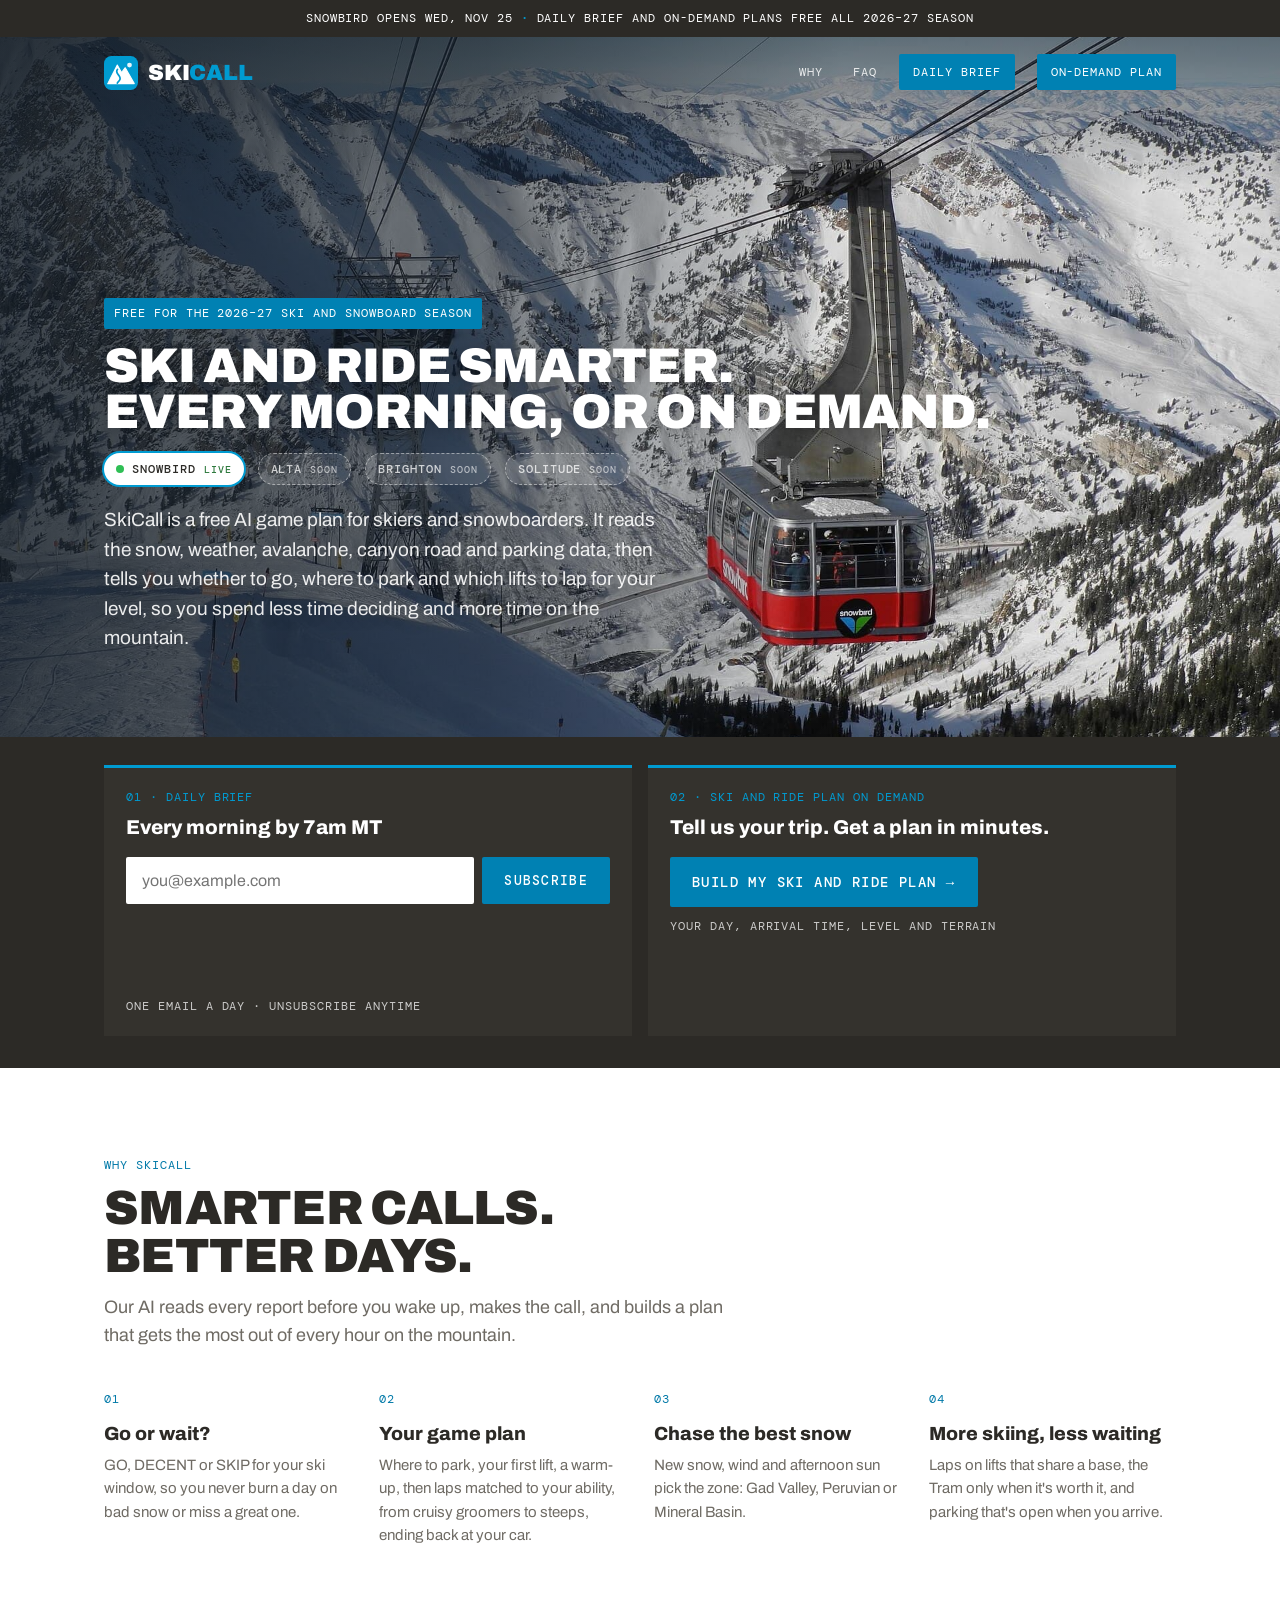
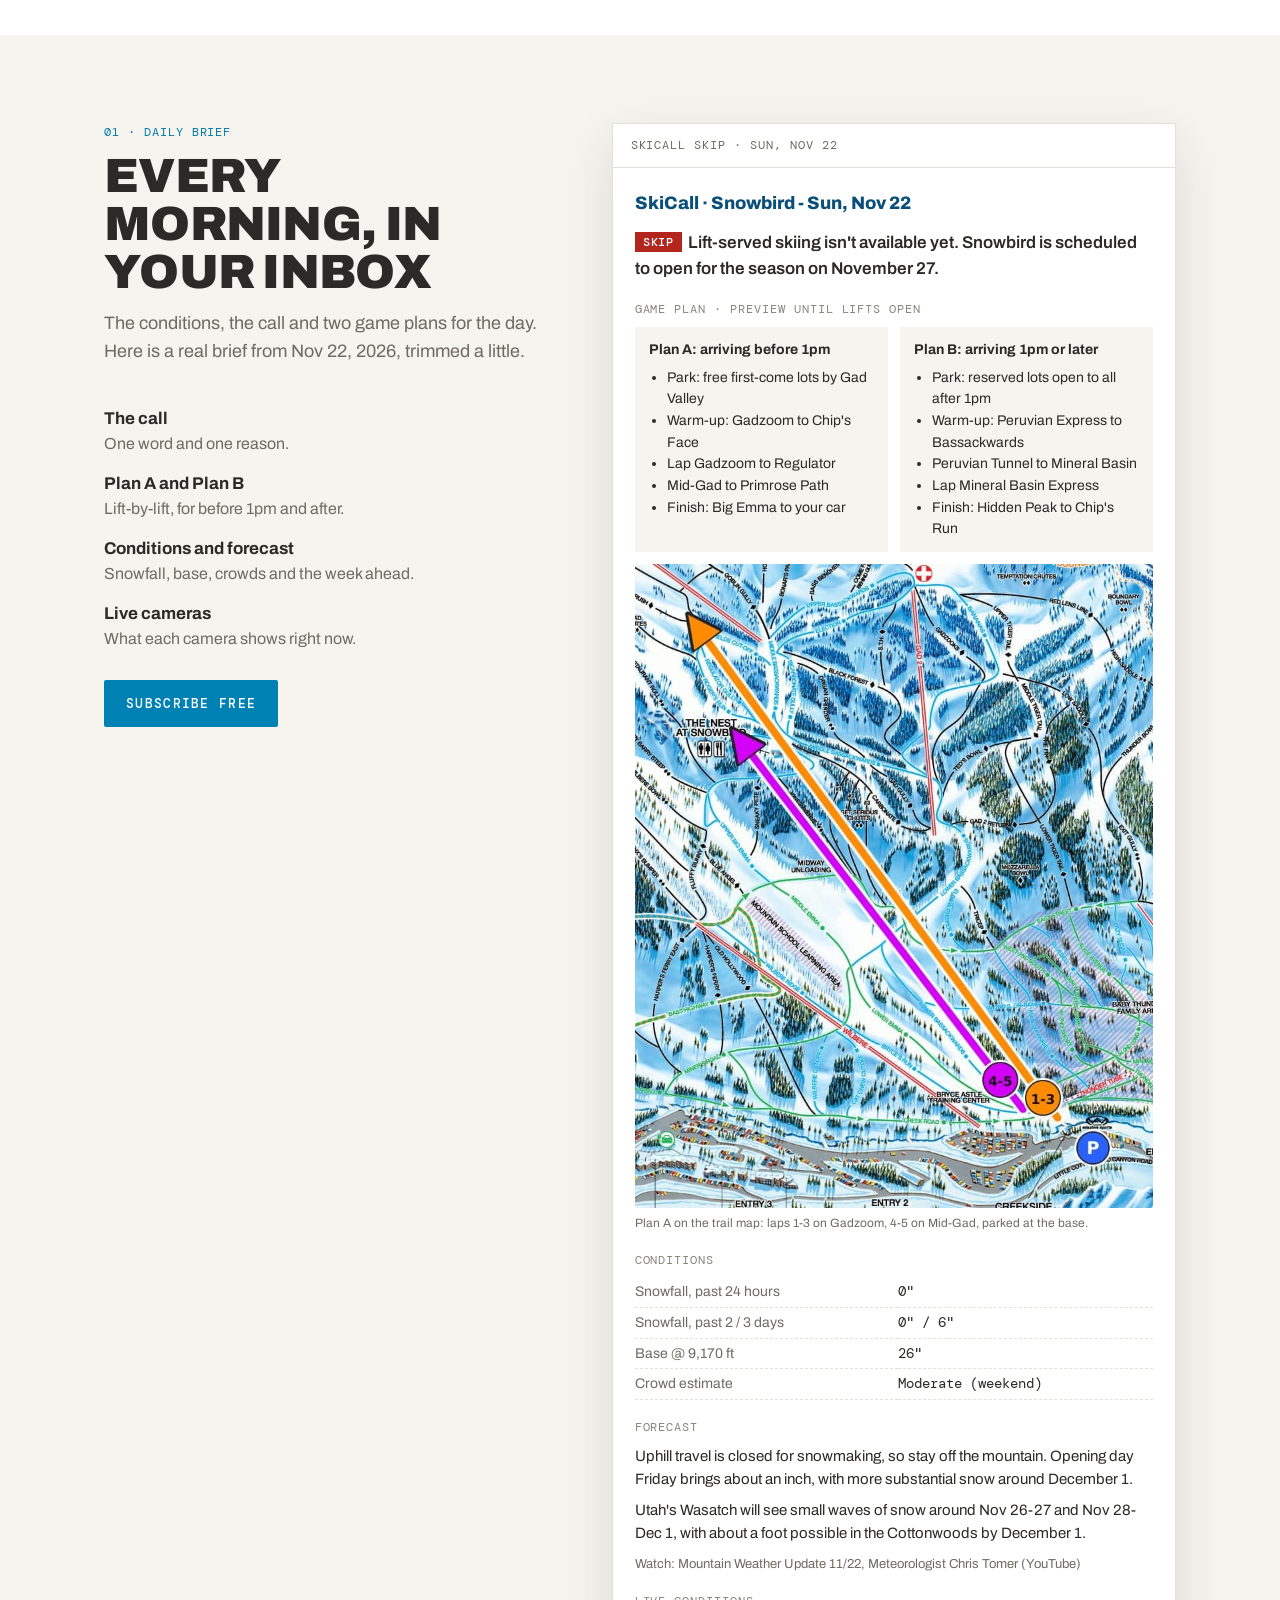
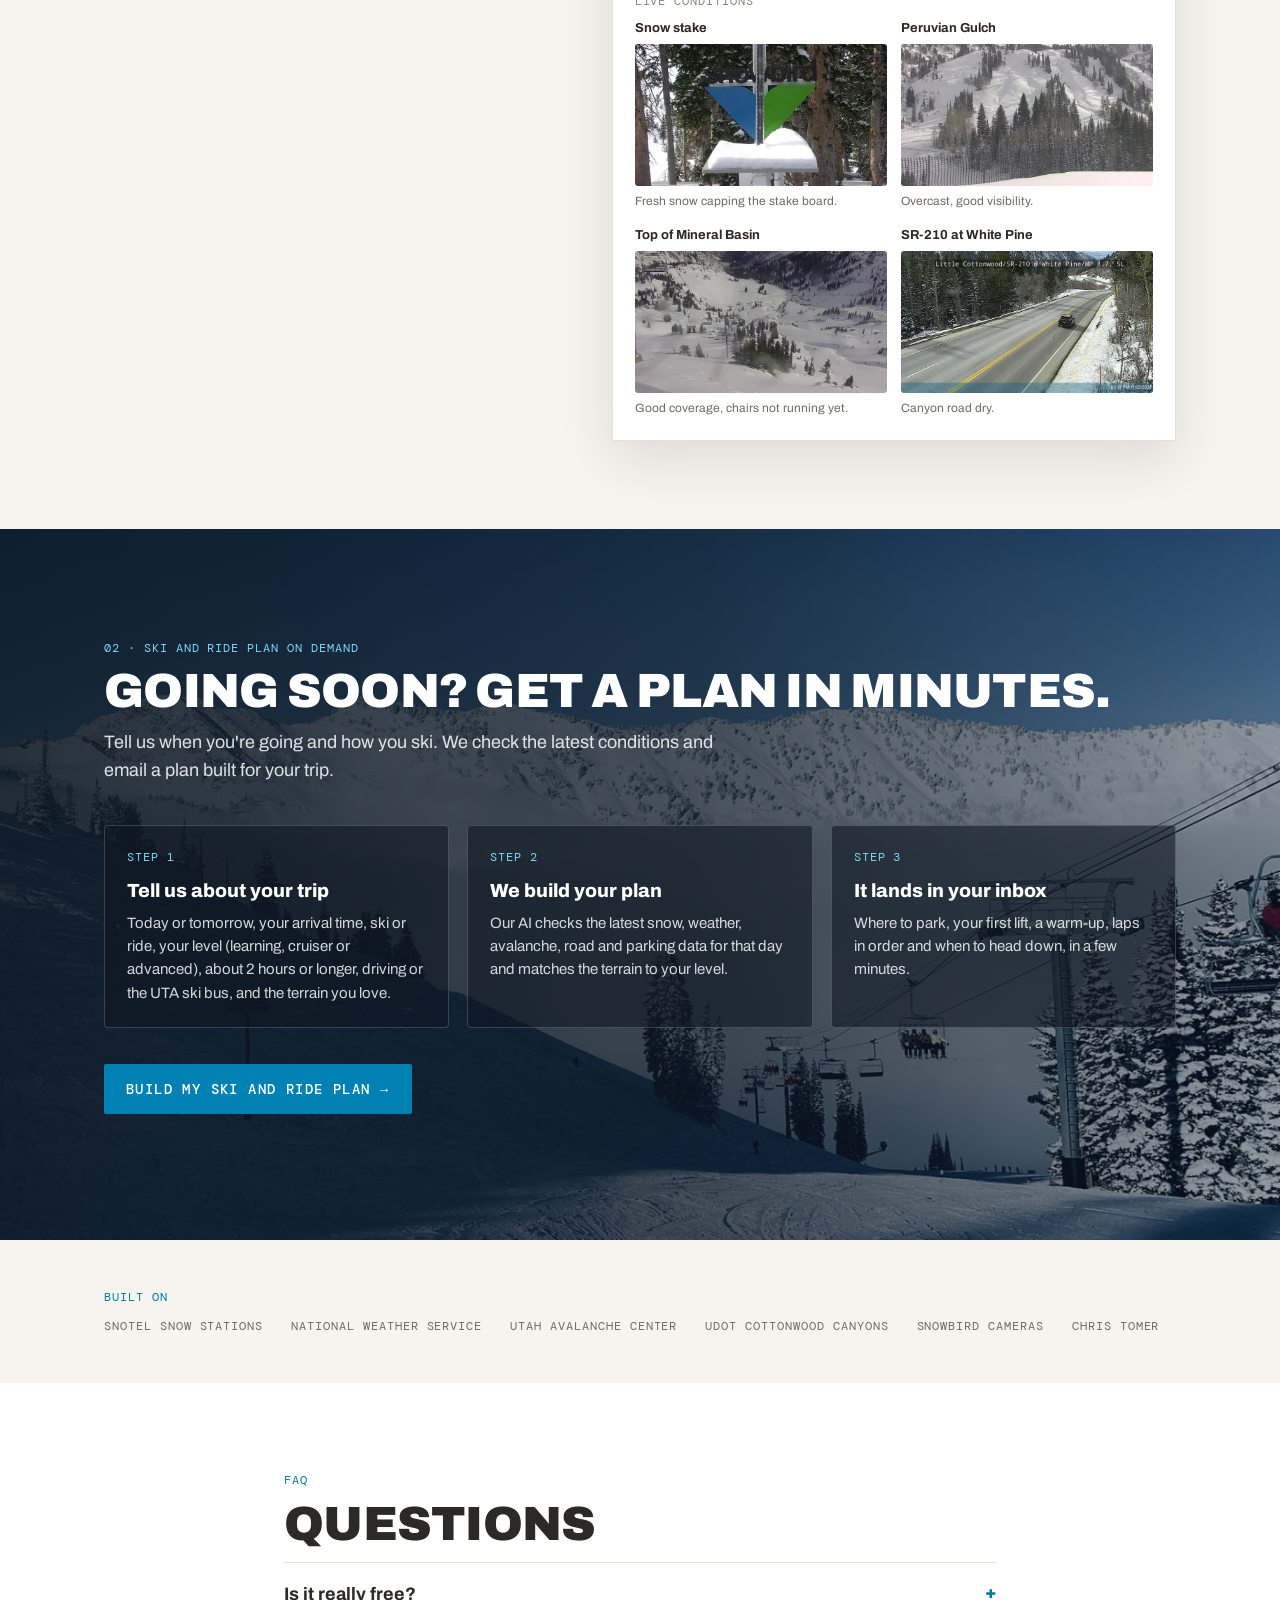
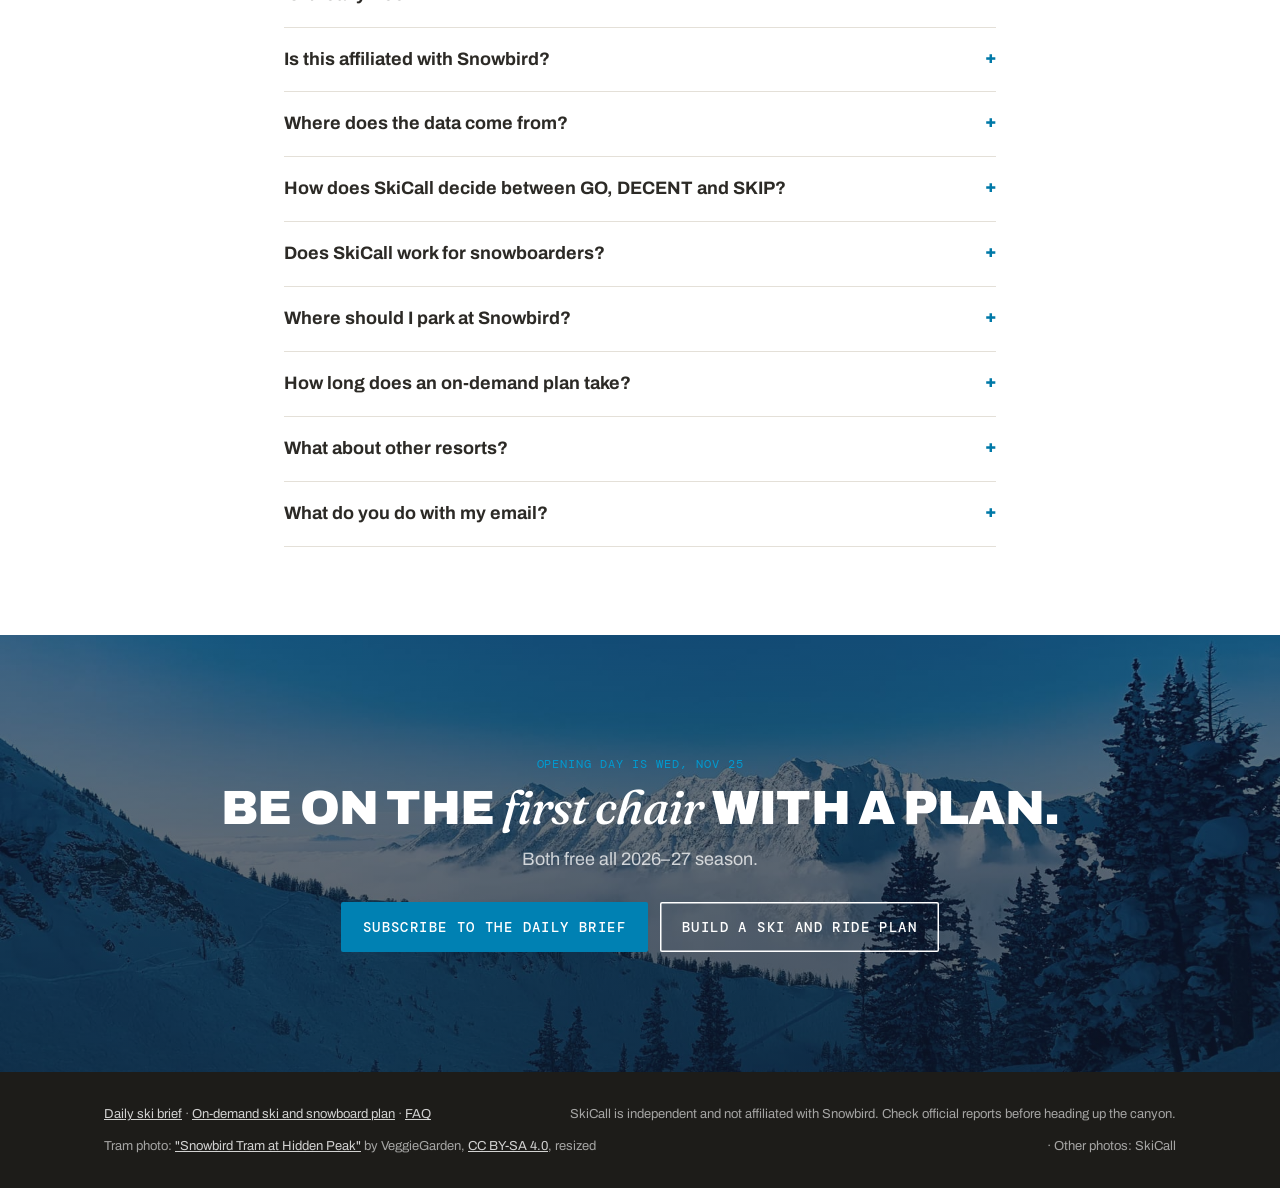
<file: index.html>
<!doctype html>
<html lang="en">
<head>
  <meta charset="utf-8" />
  <meta name="viewport" content="width=device-width, initial-scale=1" />
  <title>SkiCall: your AI ski and snowboard game plan</title>
  <meta name="description" content="Free AI game plan for skiers and snowboarders: a go-or-skip call, where to park and which lifts to lap, so you spend less time deciding and more time on snow." />
  <link rel="canonical" href="https://skicall.com/" />
  <meta name="robots" content="index,follow,max-image-preview:large" />
  <meta name="theme-color" content="#009bd1" />
  <link rel="manifest" href="site.webmanifest" />
  <meta property="og:type" content="website" />
  <meta property="og:site_name" content="SkiCall" />
  <meta property="og:title" content="SkiCall: your AI ski and snowboard game plan" />
  <meta property="og:description" content="Less time deciding, more time on snow. A free daily brief and on-demand ski and snowboard plans, built by AI from snow, weather, avalanche, road and parking data." />
  <meta property="og:url" content="https://skicall.com/" />
  <meta property="og:image" content="https://skicall.com/images/og-skicall.jpg" />
  <meta property="og:image:width" content="1200" />
  <meta property="og:image:height" content="630" />
  <meta property="og:image:alt" content="SkiCall: your AI ski and snowboard game plan, over the Snowbird Tram" />
  <meta name="twitter:card" content="summary_large_image" />
  <meta name="twitter:title" content="SkiCall: your AI ski and snowboard game plan" />
  <meta name="twitter:description" content="Less time deciding, more time on snow. A free daily brief and on-demand ski and snowboard plans, built by AI from snow, weather, avalanche, road and parking data." />
  <meta name="twitter:image" content="https://skicall.com/images/og-skicall.jpg" />
  <!-- Free Google Fonts, chosen as stand-ins for Glade's paid type:
       Archivo (grotesk, like Synthese), DM Mono (like Calling Code),
       Fraunces (soft serif, like New Spirit). -->
  <link rel="preconnect" href="https://fonts.googleapis.com" />
  <link rel="preconnect" href="https://fonts.gstatic.com" crossorigin />
  <link href="https://fonts.googleapis.com/css2?family=Archivo:wght@400;500;700;800;900&family=DM+Mono:wght@400;500&family=Fraunces:ital,opsz,wght@0,9..144,500;1,9..144,500&display=swap" rel="stylesheet" />
  <link rel="icon" href="favicon.svg" type="image/svg+xml" />
  <link rel="icon" href="favicon.ico" sizes="48x48" />
  <link rel="apple-touch-icon" href="apple-touch-icon.png" />
  <link rel="stylesheet" href="styles.css?v=15" />
  <script type="application/ld+json">
{
  "@context": "https://schema.org",
  "@graph": [
    {
      "@type": "Organization",
      "@id": "https://skicall.com/#org",
      "name": "SkiCall",
      "url": "https://skicall.com/",
      "logo": "https://skicall.com/icon-512.png",
      "description": "A free AI game plan for skiers and snowboarders: a daily brief and on-demand plans."
    },
    {
      "@type": "WebSite",
      "@id": "https://skicall.com/#site",
      "url": "https://skicall.com/",
      "name": "SkiCall",
      "description": "Free AI game plan for skiers and snowboarders: a go-or-skip call, where to park and which lifts to lap, so you spend less time deciding and more time on snow.",
      "inLanguage": "en-US",
      "publisher": {
        "@id": "https://skicall.com/#org"
      }
    },
    {
      "@type": "FAQPage",
      "@id": "https://skicall.com/#faq",
      "mainEntity": [
        {
          "@type": "Question",
          "name": "Is it really free?",
          "acceptedAnswer": {
            "@type": "Answer",
            "text": "Yes. SkiCall is free for the whole 2026–27 ski and snowboard season, including ski and ride plans on demand. It is a passion project by a Snowbird local."
          }
        },
        {
          "@type": "Question",
          "name": "Is this affiliated with Snowbird?",
          "acceptedAnswer": {
            "@type": "Answer",
            "text": "No. SkiCall is independent and isn't affiliated with or endorsed by Snowbird, UDOT or any forecaster it cites. Always check the official lift, road and avalanche reports before you go."
          }
        },
        {
          "@type": "Question",
          "name": "Where does the data come from?",
          "acceptedAnswer": {
            "@type": "Answer",
            "text": "The Snowbird SNOTEL snow station and nearby stations, the National Weather Service, the Utah Avalanche Center, UDOT, Snowbird's public pages and cameras, and Chris Tomer's mountain weather videos, credited and linked in every email."
          }
        },
        {
          "@type": "Question",
          "name": "How does SkiCall decide between GO, DECENT and SKIP?",
          "acceptedAnswer": {
            "@type": "Answer",
            "text": "It weighs new snow, base depth, temperature, wind, avalanche danger, canyon road status and expected crowds for your ski window. It is a guide, not a guarantee, so always check the official reports before you go."
          }
        },
        {
          "@type": "Question",
          "name": "Does SkiCall work for snowboarders?",
          "acceptedAnswer": {
            "@type": "Answer",
            "text": "Yes. The on-demand plan lets you choose ski or snowboard, along with your level, arrival time and the terrain you love."
          }
        },
        {
          "@type": "Question",
          "name": "Where should I park at Snowbird?",
          "acceptedAnswer": {
            "@type": "Answer",
            "text": "Every plan names a lot for your arrival time and a backup. Free lots are first come, and reserved and preferred lots open to everyone at 1pm if spots remain. Live lot availability isn't published, so we always name a backup."
          }
        },
        {
          "@type": "Question",
          "name": "How long does an on-demand plan take?",
          "acceptedAnswer": {
            "@type": "Answer",
            "text": "A few minutes after you submit the form. The plan arrives by email with where to park, your first lift, a warm-up and your laps in order."
          }
        },
        {
          "@type": "Question",
          "name": "What about other resorts?",
          "acceptedAnswer": {
            "@type": "Answer",
            "text": "Snowbird first. Alta, Brighton and Solitude are next if enough of you ask."
          }
        },
        {
          "@type": "Question",
          "name": "What do you do with my email?",
          "acceptedAnswer": {
            "@type": "Answer",
            "text": "We only use it to send your brief. No selling, no sharing, and every email has a one-click unsubscribe."
          }
        }
      ]
    }
  ]
}
  </script>
</head>
<body>
  <div class="announce mono">Snowbird opens Wed, Nov 25 <b>·</b> Daily brief and on-demand plans free all 2026–27 season</div>

  <div class="hero">
    <header>
      <div class="wrap">
        <a class="logo" href="#"><img class="logo-mark" src="logo-mark.svg" alt="" width="34" height="34" />Ski<span>Call</span></a>
        <nav class="mono">
          <a href="#why">Why</a>
          <a href="#faq">FAQ</a>
          <a class="nav-btn" href="#daily">Daily brief</a>
          <a class="nav-btn" href="plan.html">On-demand plan</a>
        </nav>
      </div>
    </header>

    <div class="hero-body wrap">
      <div class="hero-tags"><span class="pill mono">Free for the 2026–27 ski and snowboard season</span></div>
      <h1>Ski and ride smarter.<span class="line2">Every morning, or on demand.</span></h1>
      <div class="resorts" aria-label="Resorts">
        <span class="resort live"><span class="dot"></span>Snowbird <em>Live</em></span>
        <span class="resort soon">Alta <em>Soon</em></span>
        <span class="resort soon">Brighton <em>Soon</em></span>
        <span class="resort soon">Solitude <em>Soon</em></span>
      </div>
      <p class="lede">SkiCall is a free AI game plan for skiers and snowboarders. It reads the snow, weather, avalanche, canyon road and parking data, then tells you whether to go, where to park and which lifts to lap for your level, so you spend less time deciding and more time on the mountain.</p>
    </div>
  </div>

  <div class="offers-strip">
    <div class="wrap">
      <div class="hero-offers">
        <div class="hero-offer" id="subscribe">
          <div class="mono tag">01 · Daily brief</div>
          <h3>Every morning by 7am MT</h3>
          <form class="signup" id="signup">
            <input type="email" name="email" placeholder="you@example.com" required aria-label="Email address" />
            <button type="submit">Subscribe</button>
            <div data-turnstile="dark"></div>
          </form>
          <div class="thanks" id="thanks">Thanks! Signups open soon. This is a preview, so your email wasn't saved yet.</div>
          <p class="fine mono">One email a day · Unsubscribe anytime</p>
        </div>
        <div class="hero-offer">
          <div class="mono tag">02 · Ski and ride plan on demand</div>
          <h3>Tell us your trip. Get a plan in minutes.</h3>
          <a class="btn big" href="plan.html">Build my ski and ride plan →</a>
          <p class="fine mono">Your day, arrival time, level and terrain</p>
        </div>
      </div>
    </div>
  </div>

  <section id="why">
    <div class="wrap">
      <div class="eyebrow mono">Why SkiCall</div>
      <h2>Smarter calls.<br />Better days.</h2>
      <p class="sub">Our AI reads every report before you wake up, makes the call, and builds a plan that gets the most out of every hour on the mountain.</p>
      <div class="why">
        <div><div class="n mono">01</div><h4>Go or wait?</h4><p>GO, DECENT or SKIP for your ski window, so you never burn a day on bad snow or miss a great one.</p></div>
        <div><div class="n mono">02</div><h4>Your game plan</h4><p>Where to park, your first lift, a warm-up, then laps matched to your ability, from cruisy groomers to steeps, ending back at your car.</p></div>
        <div><div class="n mono">03</div><h4>Chase the best snow</h4><p>New snow, wind and afternoon sun pick the zone: Gad Valley, Peruvian or Mineral Basin.</p></div>
        <div><div class="n mono">04</div><h4>More skiing, less waiting</h4><p>Laps on lifts that share a base, the Tram only when it's worth it, and parking that's open when you arrive.</p></div>
      </div>
    </div>
  </section>

  <section id="daily" class="cream">
    <div class="wrap sample-grid">
      <div class="sample-copy">
        <div class="eyebrow mono">01 · Daily brief</div>
        <h2>Every morning, in your inbox</h2>
        <p class="sub">The conditions, the call and two game plans for the day. Here is a real brief from Nov 22, 2026, trimmed a little.</p>
        <ul>
          <li><b>The call</b><span>One word and one reason.</span></li>
          <li><b>Plan A and Plan B</b><span>Lift-by-lift, for before 1pm and after.</span></li>
          <li><b>Conditions and forecast</b><span>Snowfall, base, crowds and the week ahead.</span></li>
          <li><b>Live cameras</b><span>What each camera shows right now.</span></li>
        </ul>
        <a class="btn" href="#subscribe">Subscribe free</a>
      </div>

      <div class="email">
        <div class="bar mono">SkiCall SKIP · Sun, Nov 22</div>
        <div class="body">
          <h3>SkiCall · Snowbird - Sun, Nov 22</h3>
          <p class="call"><span class="badge skip">SKIP</span>Lift-served skiing isn't available yet. Snowbird is scheduled to open for the season on November 27.</p>

          <div class="label mono">Game plan · preview until lifts open</div>
          <div class="plans">
            <div class="plan">
              <b>Plan A: arriving before 1pm</b>
              <ul>
                <li>Park: free first-come lots by Gad Valley</li>
                <li>Warm-up: Gadzoom to Chip's Face</li>
                <li>Lap Gadzoom to Regulator</li>
                <li>Mid-Gad to Primrose Path</li>
                <li>Finish: Big Emma to your car</li>
              </ul>
            </div>
            <div class="plan">
              <b>Plan B: arriving 1pm or later</b>
              <ul>
                <li>Park: reserved lots open to all after 1pm</li>
                <li>Warm-up: Peruvian Express to Bassackwards</li>
                <li>Peruvian Tunnel to Mineral Basin</li>
                <li>Lap Mineral Basin Express</li>
                <li>Finish: Hidden Peak to Chip's Run</li>
              </ul>
            </div>
          </div>
          <figure class="shot">
            <img src="images/sample/snowbird-route-before.jpg" alt="Plan A drawn on the Snowbird trail map: laps 1-3 on Gadzoom, 4-5 on Mid-Gad, parking at the base" loading="lazy" />
            <figcaption>Plan A on the trail map: laps 1-3 on Gadzoom, 4-5 on Mid-Gad, parked at the base.</figcaption>
          </figure>

          <div class="label mono">Conditions</div>
          <table class="metrics">
            <tr><td>Snowfall, past 24 hours</td><td>0"</td></tr>
            <tr><td>Snowfall, past 2 / 3 days</td><td>0" / 6"</td></tr>
            <tr><td>Base @ 9,170 ft</td><td>26"</td></tr>
            <tr><td>Crowd estimate</td><td>Moderate (weekend)</td></tr>
          </table>

          <div class="label mono">Forecast</div>
          <div class="forecast">
            <p>Uphill travel is closed for snowmaking, so stay off the mountain. Opening day Friday brings about an inch, with more substantial snow around December 1.</p>
            <p>Utah's Wasatch will see small waves of snow around Nov 26-27 and Nov 28-Dec 1, with about a foot possible in the Cottonwoods by December 1.</p>
            <p class="watch">Watch: Mountain Weather Update 11/22, Meteorologist Chris Tomer (YouTube)</p>
          </div>

          <div class="label mono">Live conditions</div>
          <div class="cams">
            <figure class="shot"><figcaption><b>Snow stake</b></figcaption><img src="images/sample/snow-stake.jpg" alt="Snowbird snow stake camera" loading="lazy" /><figcaption>Fresh snow capping the stake board.</figcaption></figure>
            <figure class="shot"><figcaption><b>Peruvian Gulch</b></figcaption><img src="images/sample/peruvian-gulch.jpg" alt="Peruvian Gulch camera" loading="lazy" /><figcaption>Overcast, good visibility.</figcaption></figure>
            <figure class="shot"><figcaption><b>Top of Mineral Basin</b></figcaption><img src="images/sample/top-of-mineral-basin.jpg" alt="Top of Mineral Basin camera" loading="lazy" /><figcaption>Good coverage, chairs not running yet.</figcaption></figure>
            <figure class="shot"><figcaption><b>SR-210 at White Pine</b></figcaption><img src="images/sample/udot-sr-210-white-pine-mp-8-7.jpg" alt="UDOT camera on SR-210 at White Pine" loading="lazy" /><figcaption>Canyon road dry.</figcaption></figure>
          </div>
        </div>
      </div>
    </div>
  </section>

  <section id="ondemand">
    <div class="wrap ondemand-grid">
      <div>
      <div class="eyebrow mono">02 · Ski and ride plan on demand</div>
      <h2>Going soon? Get a plan in minutes.</h2>
      <p class="sub">Tell us when you're going and how you ski. We check the latest conditions and email a plan built for your trip.</p>
      <div class="why steps-list">
        <div><div class="n mono">Step 1</div><h4>Tell us about your trip</h4><p>Today or tomorrow, your arrival time, ski or ride, your level (learning, cruiser or advanced), about 2 hours or longer, driving or the UTA ski bus, and the terrain you love.</p></div>
        <div><div class="n mono">Step 2</div><h4>We build your plan</h4><p>Our AI checks the latest snow, weather, avalanche, road and parking data for that day and matches the terrain to your level.</p></div>
        <div><div class="n mono">Step 3</div><h4>It lands in your inbox</h4><p>Where to park, your first lift, a warm-up, laps in order and when to head down, in a few minutes.</p></div>
      </div>
      <p style="margin-top:36px;"><a class="btn big" href="plan.html">Build my ski and ride plan →</a></p>
      </div>
    </div>
  </section>

  <section class="cream" style="padding:48px 0;">
    <div class="wrap">
      <div class="eyebrow mono">Built on</div>
      <div class="sources mono">
        <span>SNOTEL snow stations</span><span>National Weather Service</span><span>Utah Avalanche Center</span><span>UDOT Cottonwood Canyons</span><span>Snowbird cameras</span><span>Chris Tomer</span>
      </div>
    </div>
  </section>

  <section id="faq">
    <div class="wrap faq">
      <div class="eyebrow mono">FAQ</div>
      <h2>Questions</h2>
      <details><summary>Is it really free?</summary><p>Yes. SkiCall is free for the whole 2026–27 ski and snowboard season, including ski and ride plans on demand. It is a passion project by a Snowbird local.</p></details>
      <details><summary>Is this affiliated with Snowbird?</summary><p>No. SkiCall is independent and isn't affiliated with or endorsed by Snowbird, UDOT or any forecaster it cites. Always check the official lift, road and avalanche reports before you go.</p></details>
      <details><summary>Where does the data come from?</summary><p>The Snowbird SNOTEL snow station and nearby stations, the National Weather Service, the Utah Avalanche Center, UDOT, Snowbird's public pages and cameras, and Chris Tomer's mountain weather videos, credited and linked in every email.</p></details>
      <details><summary>How does SkiCall decide between GO, DECENT and SKIP?</summary><p>It weighs new snow, base depth, temperature, wind, avalanche danger, canyon road status and expected crowds for your ski window. It is a guide, not a guarantee, so always check the official reports before you go.</p></details>
      <details><summary>Does SkiCall work for snowboarders?</summary><p>Yes. The on-demand plan lets you choose ski or snowboard, along with your level, arrival time and the terrain you love.</p></details>
      <details><summary>Where should I park at Snowbird?</summary><p>Every plan names a lot for your arrival time and a backup. Free lots are first come, and reserved and preferred lots open to everyone at 1pm if spots remain. Live lot availability isn't published, so we always name a backup.</p></details>
      <details><summary>How long does an on-demand plan take?</summary><p>A few minutes after you submit the form. The plan arrives by email with where to park, your first lift, a warm-up and your laps in order.</p></details>
      <details><summary>What about other resorts?</summary><p>Snowbird first. Alta, Brighton and Solitude are next if enough of you ask.</p></details>
      <details><summary>What do you do with my email?</summary><p>We only use it to send your brief. No selling, no sharing, and every email has a one-click unsubscribe.</p></details>
    </div>
  </section>

  <section class="closer">
    <div class="wrap">
      <div class="eyebrow mono">Opening day is Wed, Nov 25</div>
      <h2>Be on the <em>first chair</em> with a plan.</h2>
      <p class="sub" style="margin:0 auto 28px;color:rgba(255,255,255,.75);">Both free all 2026–27 season.</p>
      <div class="closer-ctas">
        <a class="btn big" href="#subscribe">Subscribe to the daily brief</a>
        <a class="btn big ghost" href="plan.html">Build a ski and ride plan</a>
      </div>
    </div>
  </section>

  <footer>
    <div class="wrap">
      <span><a href="#daily">Daily ski brief</a> · <a href="plan.html">On-demand ski and snowboard plan</a> · <a href="#faq">FAQ</a></span>
      <span>SkiCall is independent and not affiliated with Snowbird. Check official reports before heading up the canyon.</span>
      <span>Tram photo: <a href="https://commons.wikimedia.org/wiki/File:Snowbird_Tram_at_Hidden_Peak.jpg">"Snowbird Tram at Hidden Peak"</a> by VeggieGarden, <a href="https://creativecommons.org/licenses/by-sa/4.0/">CC BY-SA 4.0</a>, resized</span> · Other photos: SkiCall
    </div>
  </footer>

  <script src="config.js?v=4"></script>
  <script src="app.js?v=4"></script>
</body>
</html>
</file>
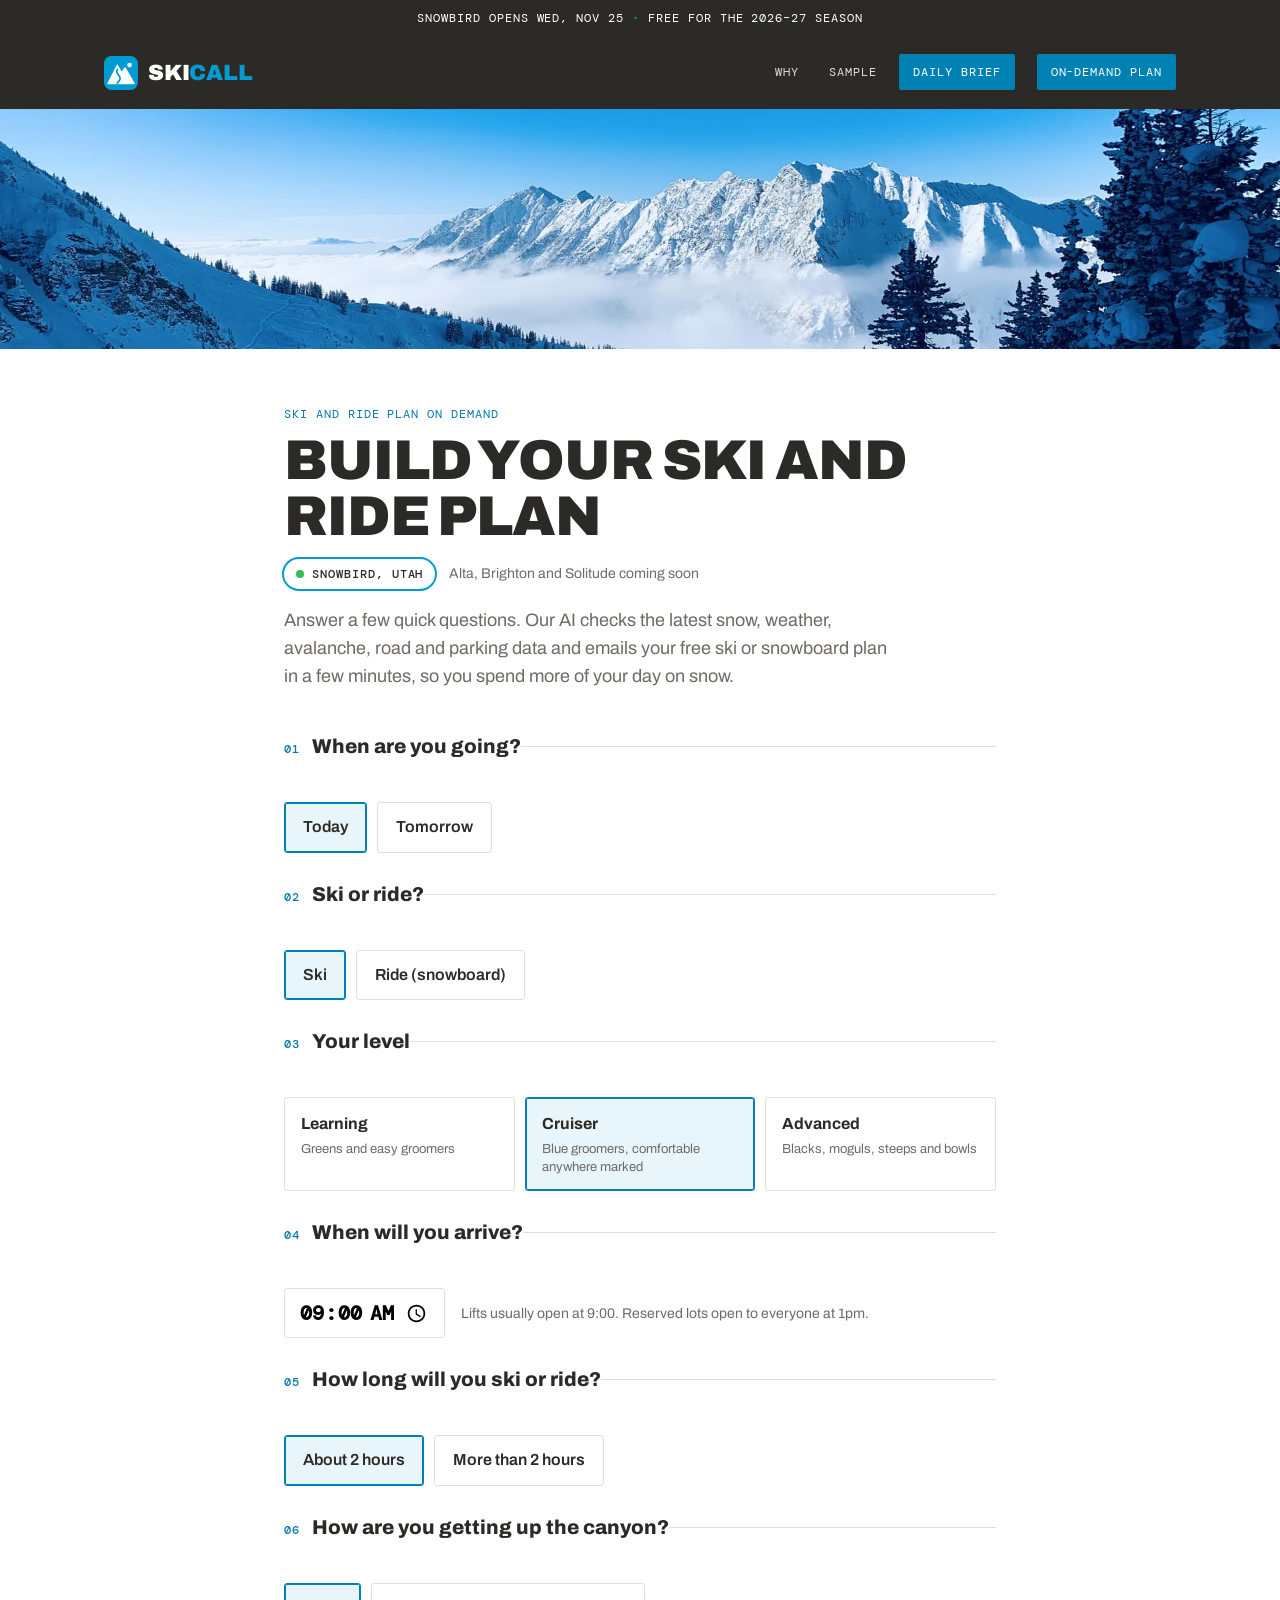
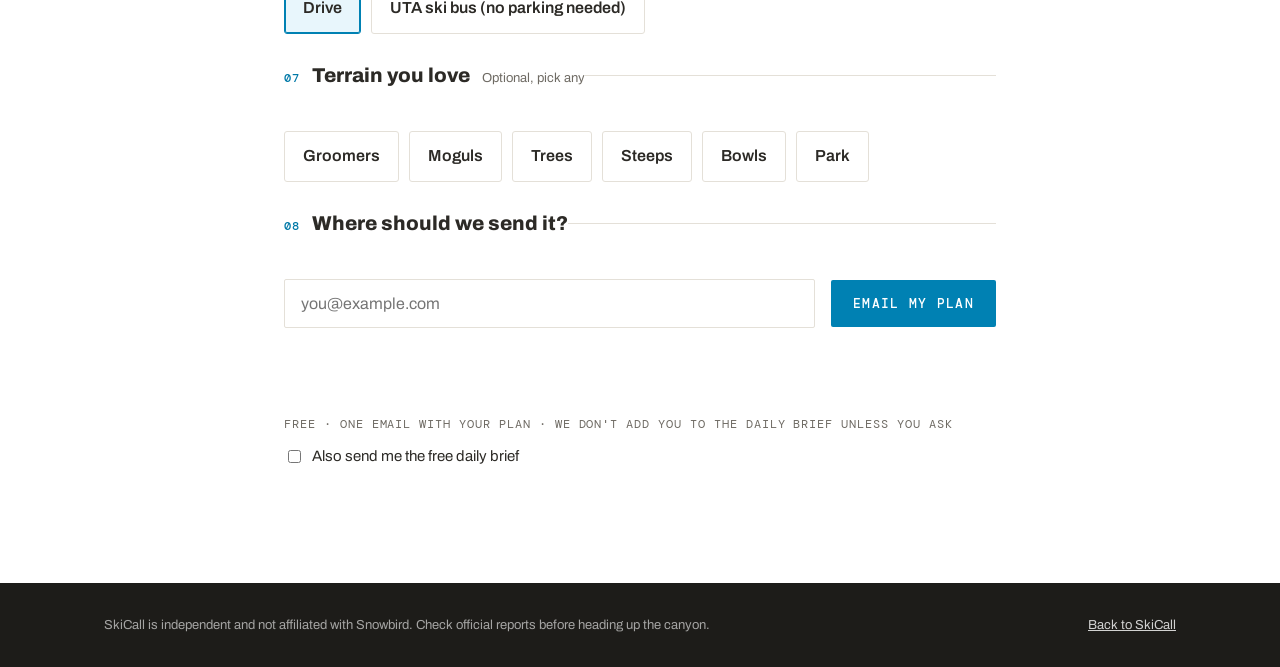
<file: plan.html>
<!doctype html>
<html lang="en">
<head>
  <meta charset="utf-8" />
  <meta name="viewport" content="width=device-width, initial-scale=1" />
  <title>Build your ski and snowboard plan | SkiCall</title>
  <meta name="description" content="Tell us when you arrive and how you ski. Get a free AI ski or snowboard plan by email in minutes: where to park, which lifts to lap." />
  <link rel="canonical" href="https://skicall.com/plan.html" />
  <meta name="robots" content="index,follow,max-image-preview:large" />
  <meta name="theme-color" content="#009bd1" />
  <link rel="manifest" href="site.webmanifest" />
  <meta property="og:type" content="website" />
  <meta property="og:site_name" content="SkiCall" />
  <meta property="og:title" content="Build your ski and snowboard plan" />
  <meta property="og:description" content="Answer a few quick questions and get a free AI ski or snowboard plan by email in minutes, so you spend more of your day on snow." />
  <meta property="og:url" content="https://skicall.com/plan.html" />
  <meta property="og:image" content="https://skicall.com/images/og-skicall.jpg" />
  <meta property="og:image:width" content="1200" />
  <meta property="og:image:height" content="630" />
  <meta property="og:image:alt" content="SkiCall: your AI ski and snowboard game plan, over the Snowbird Tram" />
  <meta name="twitter:card" content="summary_large_image" />
  <meta name="twitter:title" content="Build your ski and snowboard plan" />
  <meta name="twitter:description" content="Answer a few quick questions and get a free AI ski or snowboard plan by email in minutes, so you spend more of your day on snow." />
  <meta name="twitter:image" content="https://skicall.com/images/og-skicall.jpg" />
  <link rel="preconnect" href="https://fonts.googleapis.com" />
  <link rel="preconnect" href="https://fonts.gstatic.com" crossorigin />
  <link href="https://fonts.googleapis.com/css2?family=Archivo:wght@400;500;700;800;900&family=DM+Mono:wght@400;500&family=Fraunces:ital,opsz,wght@0,9..144,500;1,9..144,500&display=swap" rel="stylesheet" />
  <link rel="icon" href="favicon.svg" type="image/svg+xml" />
  <link rel="icon" href="favicon.ico" sizes="48x48" />
  <link rel="apple-touch-icon" href="apple-touch-icon.png" />
  <link rel="stylesheet" href="styles.css?v=15" />
  <script type="application/ld+json">
{
  "@context": "https://schema.org",
  "@type": "WebApplication",
  "name": "SkiCall on-demand ski and snowboard plan",
  "url": "https://skicall.com/plan.html",
  "description": "Tell us when you arrive and how you ski. Get a free AI ski or snowboard plan by email in minutes: where to park, which lifts to lap.",
  "applicationCategory": "LifestyleApplication",
  "operatingSystem": "Any (web browser)",
  "inLanguage": "en-US",
  "isAccessibleForFree": true,
  "offers": {
    "@type": "Offer",
    "price": "0",
    "priceCurrency": "USD"
  },
  "publisher": {
    "@id": "https://skicall.com/#org"
  }
}
  </script>
</head>
<body class="plan-page">
  <div class="announce mono">Snowbird opens Wed, Nov 25 <b>·</b> Free for the 2026–27 season</div>

  <header class="solid">
    <div class="wrap">
      <a class="logo" href="index.html"><img class="logo-mark" src="logo-mark.svg" alt="" width="34" height="34" />Ski<span>Call</span></a>
      <nav class="mono">
        <a href="index.html#why">Why</a>
        <a href="index.html#sample">Sample</a>
        <a class="nav-btn" href="index.html#daily">Daily brief</a>
        <a class="nav-btn" href="plan.html">On-demand plan</a>
      </nav>
    </div>
  </header>
  <div class="plan-banner" role="img" aria-label="Snowy peaks above a cloud inversion at Snowbird"></div>

  <main class="wrap plan-wrap">
    <div class="eyebrow mono">Ski and ride plan on demand</div>
    <h1 class="plan-title">Build your ski and ride plan</h1>
    <div class="resort-line"><span class="resort live on-light"><span class="dot"></span>Snowbird, Utah</span><span class="soon-note">Alta, Brighton and Solitude coming soon</span></div>
    <p class="sub">Answer a few quick questions. Our AI checks the latest snow, weather, avalanche, road and parking data and emails your free ski or snowboard plan in a few minutes, so you spend more of your day on snow.</p>

    <form id="plan" class="plan-form" novalidate>
      <fieldset>
        <legend><span class="q mono">01</span>When are you going?</legend>
        <div class="choices">
          <label><input type="radio" name="day" value="today" checked /><span>Today</span></label>
          <label><input type="radio" name="day" value="tomorrow" /><span>Tomorrow</span></label>
        </div>
      </fieldset>

      <fieldset>
        <legend><span class="q mono">02</span>Ski or ride?</legend>
        <div class="choices">
          <label><input type="radio" name="ride" value="ski" checked /><span>Ski</span></label>
          <label><input type="radio" name="ride" value="snowboard" /><span>Ride (snowboard)</span></label>
        </div>
      </fieldset>

      <fieldset>
        <legend><span class="q mono">03</span>Your level</legend>
        <div class="choices cards">
          <label><input type="radio" name="level" value="learning" /><span><b>Learning</b><small>Greens and easy groomers</small></span></label>
          <label><input type="radio" name="level" value="cruiser" checked /><span><b>Cruiser</b><small>Blue groomers, comfortable anywhere marked</small></span></label>
          <label><input type="radio" name="level" value="advanced" /><span><b>Advanced</b><small>Blacks, moguls, steeps and bowls</small></span></label>
        </div>
      </fieldset>

      <fieldset>
        <legend><span class="q mono">04</span>When will you arrive?</legend>
        <div class="row">
          <input type="time" name="arrive" value="09:00" step="900" required aria-label="Arrival time" />
          <span class="hint">Lifts usually open at 9:00. Reserved lots open to everyone at 1pm.</span>
        </div>
      </fieldset>

      <fieldset>
        <legend><span class="q mono">05</span>How long will you ski or ride?</legend>
        <div class="choices">
          <label><input type="radio" name="hours" value="2" checked /><span>About 2 hours</span></label>
          <label><input type="radio" name="hours" value="more" /><span>More than 2 hours</span></label>
        </div>
      </fieldset>

      <fieldset>
        <legend><span class="q mono">06</span>How are you getting up the canyon?</legend>
        <div class="choices">
          <label><input type="radio" name="transport" value="drive" checked /><span>Drive</span></label>
          <label><input type="radio" name="transport" value="bus" /><span>UTA ski bus (no parking needed)</span></label>
        </div>
      </fieldset>

      <fieldset>
        <legend><span class="q mono">07</span>Terrain you love <span class="optional">Optional, pick any</span></legend>
        <div class="choices">
          <label><input type="checkbox" name="terrain" value="groomers" /><span>Groomers</span></label>
          <label><input type="checkbox" name="terrain" value="moguls" /><span>Moguls</span></label>
          <label><input type="checkbox" name="terrain" value="trees" /><span>Trees</span></label>
          <label><input type="checkbox" name="terrain" value="steeps" /><span>Steeps</span></label>
          <label><input type="checkbox" name="terrain" value="bowls" /><span>Bowls</span></label>
          <label><input type="checkbox" name="terrain" value="park" /><span>Park</span></label>
        </div>
      </fieldset>

      <fieldset class="send">
        <legend><span class="q mono">08</span>Where should we send it?</legend>
        <div class="row">
          <input type="email" name="email" placeholder="you@example.com" required aria-label="Email address" />
          <button type="submit">Email my plan</button>
        </div>
        <div data-turnstile="light"></div>
        <p class="fine mono dark">Free · One email with your plan · We don't add you to the daily brief unless you ask</p>
        <label class="optin"><input type="checkbox" name="subscribe" /> Also send me the free daily brief</label>
      </fieldset>
    </form>

    <div id="done" class="done" hidden>
      <div class="eyebrow mono">Preview</div>
      <h2>Your plan is on its way</h2>
      <p>In the live version, your plan arrives by email in a few minutes. This is a preview, so nothing was sent and nothing was saved. Here's what we'd plan for:</p>
      <ul id="summary"></ul>
      <a class="btn" href="plan.html">Build another plan</a>
    </div>
  </main>

  <footer>
    <div class="wrap">
      <span>SkiCall is independent and not affiliated with Snowbird. Check official reports before heading up the canyon.</span>
      <a href="index.html">Back to SkiCall</a>
    </div>
  </footer>

  <script src="config.js?v=4"></script>
  <script src="app.js?v=4"></script>
</body>
</html>
</file>
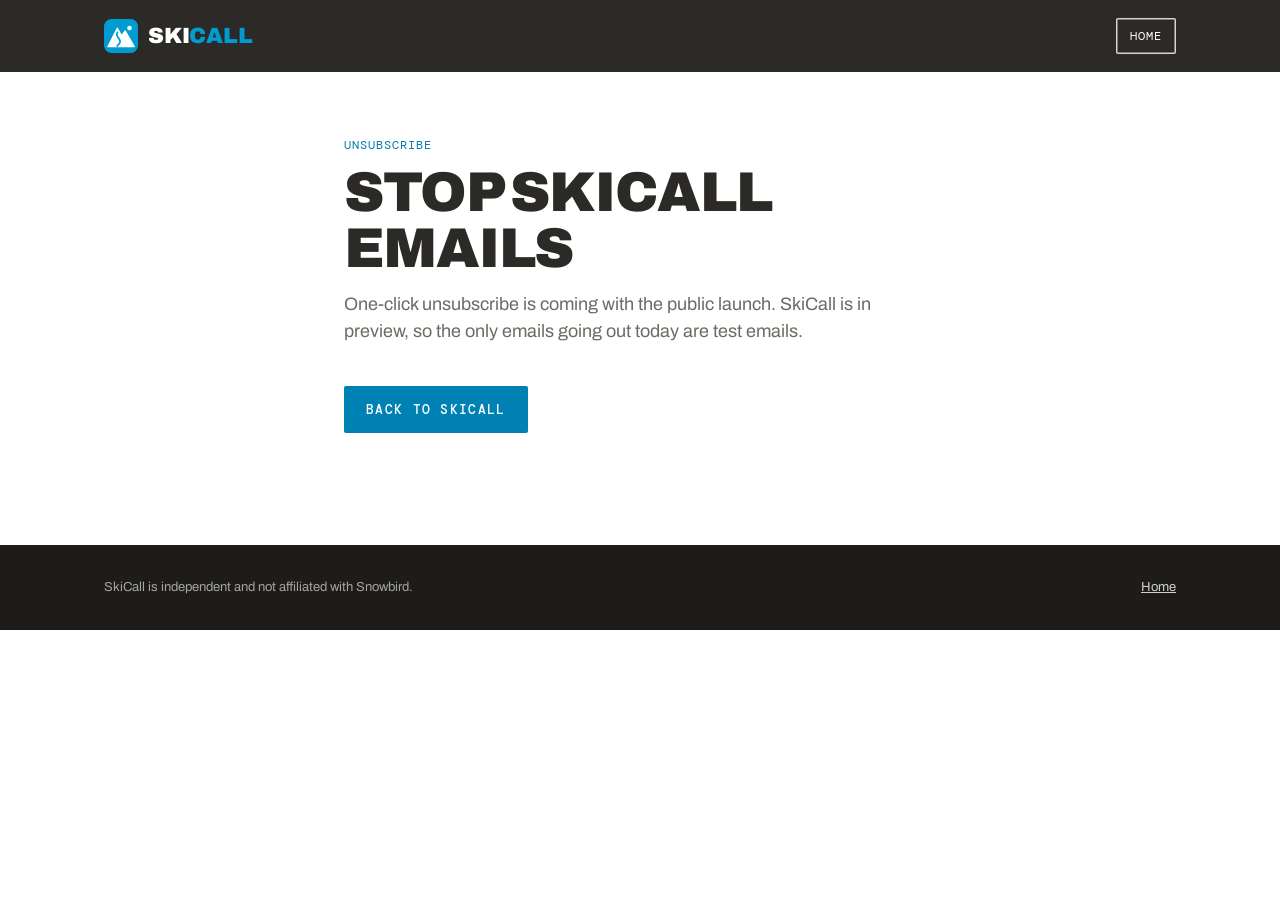
<file: unsubscribe.html>
<!doctype html>
<html lang="en">
<head>
  <meta charset="utf-8" />
  <meta name="viewport" content="width=device-width, initial-scale=1" />
  <meta name="robots" content="noindex" />
  <title>Unsubscribe | SkiCall</title>
  <link rel="preconnect" href="https://fonts.googleapis.com" />
  <link rel="preconnect" href="https://fonts.gstatic.com" crossorigin />
  <link href="https://fonts.googleapis.com/css2?family=Archivo:wght@400;500;700;800;900&family=DM+Mono:wght@400;500&display=swap" rel="stylesheet" />
  <link rel="icon" href="favicon.svg" type="image/svg+xml" />
  <link rel="icon" href="favicon.ico" sizes="48x48" />
  <link rel="apple-touch-icon" href="apple-touch-icon.png" />
  <link rel="stylesheet" href="styles.css?v=15" />
</head>
<body>
  <header class="solid">
    <div class="wrap">
      <a class="logo" href="index.html"><img class="logo-mark" src="logo-mark.svg" alt="" width="34" height="34" />Ski<span>Call</span></a>
      <nav class="mono"><a class="nav-btn ghost" href="index.html">Home</a></nav>
    </div>
  </header>

  <main class="wrap simple-page">
    <div class="eyebrow mono">Unsubscribe</div>
    <h1 class="plan-title">Stop SkiCall emails</h1>
    <!-- Preview: once signups are stored, each email links here with a
         personal token and this page confirms the unsubscribe in one click. -->
    <p class="sub" id="msg">One-click unsubscribe is coming with the public launch. SkiCall is in preview, so the only emails going out today are test emails.</p>
    <p><a class="btn" href="index.html">Back to SkiCall</a></p>
  </main>

  <footer>
    <div class="wrap">
      <span>SkiCall is independent and not affiliated with Snowbird.</span>
      <a href="index.html">Home</a>
    </div>
  </footer>
</body>
</html>
</file>
<file: styles.css>
:root {
  --ink: #2c2a26; --ink-2: #41403e; --muted: #6f6b64; --line: #e4e0d8;
  --paper: #ffffff; --cream: #f6f4ef; --accent: #009bd1; --accent-ink: #0079a8; --accent-btn: #0081b3; --accent-dark: #006690;
  --go: #2f7a3e; --decent: #b07a12; --skip: #b3261e;
  --sans: "Archivo", -apple-system, "Segoe UI", sans-serif;
  --mono: "DM Mono", ui-monospace, "Courier New", monospace;
  --serif: "Fraunces", Georgia, serif;
}
* { box-sizing: border-box; }
html { scroll-behavior: smooth; }
body { margin: 0; font-family: var(--sans); color: var(--ink); background: var(--paper); line-height: 1.55; -webkit-font-smoothing: antialiased; }
a { color: inherit; }
.wrap { max-width: 1120px; margin: 0 auto; padding: 0 24px; }
.mono { font-family: var(--mono); text-transform: uppercase; letter-spacing: .08em; font-size: 12px; }

/* Announcement bar */
.announce { background: var(--ink); color: #fff; text-align: center; padding: 9px 16px; }
.announce b { color: var(--accent); font-weight: 500; }

/* Hero: full-bleed photo, header sits on top of it */
.hero { position: relative; min-height: min(88vh, 780px); display: flex; flex-direction: column; color: #fff;
  background: #6f9cc8 url("images/hero-tram-bluebird.jpg") 65% 54% / cover no-repeat; }
/* Keep the bluebird sky and the red Tram bright on the right; shade only
   the left side and the top, where the text and nav sit. */
.hero::before { content: ""; position: absolute; inset: 0;
  background:
    linear-gradient(180deg, rgba(14,24,34,.45) 0%, rgba(14,24,34,0) 22%),
    linear-gradient(90deg, rgba(14,24,34,.78) 0%, rgba(14,24,34,.5) 38%, rgba(14,24,34,0) 66%); }
.hero h1, .hero p.lede { text-shadow: 0 2px 18px rgba(0,0,0,.25); }
.hero > * { position: relative; }
header .wrap { display: flex; align-items: center; justify-content: space-between; height: 72px; }
.logo { display: inline-flex; align-items: center; font-weight: 900; font-size: 22px; letter-spacing: -.01em; text-transform: uppercase; text-decoration: none; }
.logo span { color: var(--accent); }
.logo-mark { width: 34px; height: 34px; display: block; flex: none; margin-right: 10px; }
nav a { margin-left: 22px; text-decoration: none; opacity: .85; }
nav a:hover { opacity: 1; }
.hero-body { margin-top: auto; padding-bottom: 64px; width: 100%; }
.hero-tags { display: flex; flex-wrap: wrap; align-items: center; gap: 10px 16px; }
.pill { background: var(--accent-btn); color: #fff; padding: 6px 10px; border-radius: 2px; }
.hero h1 { font-weight: 900; text-transform: uppercase; font-size: clamp(40px, 7vw, 88px); line-height: .95; letter-spacing: -.02em; margin: 14px 0 18px; max-width: 900px; }
.hero h1 em { font-family: var(--serif); font-style: italic; font-weight: 500; text-transform: none; letter-spacing: -.01em; }
.hero p.lede { font-size: 19px; max-width: 560px; margin: 0 0 28px; color: rgba(255,255,255,.9); }
form.signup { display: flex; gap: 8px; max-width: 520px; }
form.signup input[type=email] { flex: 1; padding: 15px 16px; font: 16px var(--sans); border: 0; border-radius: 2px; }
button, .btn { font: 500 13px var(--mono); text-transform: uppercase; letter-spacing: .1em; color: #fff; background: var(--accent-btn); border: 0; border-radius: 2px; padding: 15px 22px; cursor: pointer; text-decoration: none; display: inline-block; }
button:hover, .btn:hover { background: var(--accent-dark); }
.fine { margin-top: 12px; color: rgba(255,255,255,.75); }
.thanks { display: none; max-width: 520px; padding: 14px 16px; background: rgba(255,255,255,.12); border-left: 3px solid var(--accent); }

/* Sections */
section { padding: 88px 0; }
section.cream { background: var(--cream); }
.eyebrow { color: var(--accent-ink); margin-bottom: 10px; }
.closer .eyebrow, .tier + .tier .eyebrow { color: var(--accent); }
h2 { font-weight: 900; text-transform: uppercase; font-size: clamp(30px, 4.4vw, 48px); line-height: 1; letter-spacing: -.015em; margin: 0 0 14px; }
.sub { color: var(--muted); font-size: 18px; max-width: 620px; margin: 0 0 40px; }

/* Why BirdBrief: value props */
.why { display: grid; grid-template-columns: repeat(4, 1fr); gap: 28px; }
.why .n { color: var(--accent-ink); }
.why h4 { font-size: 19px; font-weight: 800; margin: 10px 0 6px; }
.why p { margin: 0; color: var(--muted); font-size: 15px; }

/* Sample brief, styled like the email */
.sample-grid { display: grid; grid-template-columns: 1fr 1.25fr; gap: 56px; align-items: start; }
.email { background: #fff; border: 1px solid var(--line); box-shadow: 0 18px 50px rgba(44,42,38,.12); }
.email .bar { padding: 12px 18px; border-bottom: 1px solid var(--line); color: var(--muted); }
.email .body { padding: 22px; }
.email h3 { margin: 0 0 12px; font-size: 18px; font-weight: 800; color: #0a4f7a; }
.call { font-size: 17px; font-weight: 600; margin: 0 0 16px; }
.badge { display: inline-block; padding: 2px 8px; color: #fff; font: 500 12px var(--mono); letter-spacing: .08em; margin-right: 6px; vertical-align: 2px; }
.badge.go { background: var(--go); } .badge.decent { background: var(--decent); } .badge.skip { background: var(--skip); }
.label { color: #8a857c; margin: 18px 0 8px; }
.plans { display: grid; grid-template-columns: 1fr 1fr; gap: 12px; }
.plan { background: var(--cream); padding: 12px 14px; font-size: 14px; }
.plan b { display: block; margin-bottom: 6px; }
.plan ul { margin: 0; padding-left: 18px; }
table.metrics { border-collapse: collapse; font-size: 14px; width: 100%; }
table.metrics td { padding: 4px 10px 4px 0; border-bottom: 1px dashed var(--line); }
table.metrics td:first-child { color: var(--muted); }
table.metrics td:last-child { font-family: var(--mono); }
.forecast p { margin: 0 0 8px; font-size: 15px; }
.shot { margin: 12px 0 0; }
.shot img { display: block; width: 100%; height: auto; border-radius: 3px; }
.shot figcaption { font-size: 12px; color: var(--muted); margin-top: 6px; }
.shot figcaption b { color: var(--ink); font-size: 13px; }
.shot figcaption:first-child { margin: 0 0 6px; }
.cams { display: grid; grid-template-columns: 1fr 1fr; gap: 14px; }
.cams .shot { margin: 0; }
.forecast .watch { font-size: 13px; color: var(--muted); }
.sample-copy li { margin-bottom: 14px; }
.sample-copy b { display: block; font-size: 17px; }
.sample-copy span { color: var(--muted); }
.sample-copy ul { list-style: none; padding: 0; margin: 0 0 28px; }

/* Make it yours */
.tiers { display: grid; grid-template-columns: 1fr 1fr; gap: 0; border: 1px solid var(--ink); }
.tier { padding: 32px; }
.tier + .tier { border-left: 1px solid var(--ink); background: var(--ink); color: #fff; }
.tier h4 { font-size: 26px; font-weight: 900; text-transform: uppercase; margin: 8px 0 14px; }
.tier ul { padding-left: 18px; margin: 0; }
.tier li { margin-bottom: 8px; }
.tier .eyebrow { margin: 0; }
.soon { font: 500 10px var(--mono); letter-spacing: .08em; text-transform: uppercase; color: #fff; background: var(--accent-btn); padding: 2px 6px; margin-left: 6px; vertical-align: 2px; }

/* Sources strip */
.sources { display: flex; flex-wrap: wrap; gap: 10px 28px; color: var(--muted); }

/* FAQ */
.faq { max-width: 760px; }
details { border-top: 1px solid var(--line); padding: 18px 0; }
details:last-child { border-bottom: 1px solid var(--line); }
summary { font-weight: 700; font-size: 18px; cursor: pointer; list-style: none; display: flex; justify-content: space-between; }
summary::after { content: "+"; font-family: var(--mono); color: var(--accent-ink); }
details[open] summary::after { content: "–"; }
details p { color: var(--muted); margin: 10px 0 0; }

/* Closing CTA */
.closer { background: var(--ink); color: #fff; text-align: center; }
.closer h2 em { font-family: var(--serif); font-style: italic; font-weight: 500; text-transform: none; }
.closer form.signup { margin: 0 auto; }

footer { background: #1d1c19; color: rgba(255,255,255,.6); padding: 32px 0; font-size: 13px; }
footer .wrap { display: flex; flex-wrap: wrap; justify-content: space-between; gap: 12px; }
footer a { color: rgba(255,255,255,.8); }

@media (max-width: 860px) {
  .why { grid-template-columns: 1fr 1fr; }
  .sample-grid, .tiers { grid-template-columns: 1fr; }
  .tier + .tier { border-left: 0; border-top: 1px solid var(--ink); }
}
@media (max-width: 560px) {
  .hero::before { background: linear-gradient(180deg, rgba(14,24,34,.4) 0%, rgba(14,24,34,.2) 28%, rgba(14,24,34,.72) 55%, rgba(14,24,34,.82) 100%); }
  .why, .plans { grid-template-columns: 1fr; }
  form.signup { flex-direction: column; }
  nav a:not(.cta):not(.nav-btn) { display: none; }
  section { padding: 64px 0; }
}

/* ---- Game plan on demand (plan.html) ---- */
header.solid { background: var(--ink); color: #fff; }
.plan-wrap { max-width: 760px; padding-top: 56px; padding-bottom: 88px; }
.plan-title { font-weight: 900; text-transform: uppercase; font-size: clamp(34px, 5vw, 56px); line-height: 1; letter-spacing: -.02em; margin: 0 0 14px; }
.plan-form fieldset { border: 0; border-top: 1px solid var(--line); margin: 0; padding: 26px 0; }
.plan-form legend { font-weight: 800; font-size: 20px; padding: 0; margin-bottom: 14px; display: flex; align-items: baseline; gap: 12px; flex-wrap: wrap; }
.plan-form .q { color: var(--accent-ink); font-weight: 500; }
.plan-form .optional { font: 400 13px var(--sans); color: var(--muted); }
.choices { display: flex; flex-wrap: wrap; gap: 10px; }
.choices label { position: relative; cursor: pointer; }
.choices input[type=radio], .choices input[type=checkbox] { position: absolute; opacity: 0; pointer-events: none; }
.choices label > span { display: inline-flex; align-items: center; gap: 10px; padding: 12px 18px; border: 1.5px solid var(--line); border-radius: 3px; font-weight: 600; background: #fff; transition: border-color .15s, background .15s; }
.choices label:hover > span { border-color: #bdb6a8; }
.choices input:checked + span { border-color: var(--accent-btn); background: #e8f6fc; box-shadow: inset 0 0 0 1px var(--accent-btn); }
.choices input:focus-visible + span { outline: 2px solid var(--accent); outline-offset: 2px; }
.choices.cards { display: grid; grid-template-columns: repeat(3, 1fr); }
.choices.cards label > span { display: flex; flex-direction: column; align-items: flex-start; gap: 4px; height: 100%; padding: 14px 16px; }
.choices.cards small { font-weight: 400; color: var(--muted); font-size: 13px; line-height: 1.35; }
.choices .with-input input[type=date] { font: 14px var(--sans); border: 1px solid var(--line); padding: 4px 6px; border-radius: 2px; }
.plan-form .row { display: flex; flex-wrap: wrap; align-items: center; gap: 10px 16px; }
.plan-form input[type=time] { font: 600 20px var(--mono); padding: 10px 14px; border: 1.5px solid var(--line); border-radius: 3px; }
.plan-form input[type=email] { flex: 1; min-width: 240px; padding: 15px 16px; font: 16px var(--sans); border: 1.5px solid var(--line); border-radius: 2px; }
.plan-form .hint { color: var(--muted); font-size: 14px; }
.plan-form .fine.dark { color: var(--muted); }
.plan-form .optin { display: flex; align-items: center; gap: 8px; font-size: 15px; margin-top: 4px; cursor: pointer; }
.done { padding: 24px 0; }
.done ul { list-style: none; padding: 0; margin: 20px 0 28px; border-top: 1px solid var(--line); }
.done li { display: flex; gap: 16px; padding: 10px 0; border-bottom: 1px solid var(--line); }
.done li b { width: 180px; flex-shrink: 0; }

/* Two offerings on the landing page */
.offers { display: grid; grid-template-columns: 1fr 1fr; gap: 0; border: 1px solid var(--ink); }
.offer { padding: 32px; display: flex; flex-direction: column; }
.offer + .offer { border-left: 1px solid var(--ink); background: var(--ink); color: #fff; }
.offer + .offer .eyebrow { color: var(--accent); }
.offer h4 { font-size: 26px; font-weight: 900; text-transform: uppercase; margin: 8px 0 8px; }
.offer p { margin: 0 0 14px; color: var(--muted); }
.offer + .offer p { color: rgba(255,255,255,.75); }
.offer ul { padding-left: 18px; margin: 0 0 24px; }
.offer li { margin-bottom: 8px; }
.offer .btn { margin-top: auto; align-self: flex-start; }
.hero .alt { display: inline-block; margin-top: 14px; color: #fff; }

@media (max-width: 860px) {
  .choices.cards, .offers { grid-template-columns: 1fr 1fr; }
  .offers { grid-template-columns: 1fr; }
  .offer + .offer { border-left: 0; border-top: 1px solid var(--ink); }
}
@media (max-width: 560px) {
  .choices.cards { grid-template-columns: 1fr; }
  .done li { flex-direction: column; gap: 2px; }
}

/* ---- Two offerings: menu buttons, hero cards, closer ---- */
nav .nav-btn { opacity: 1; margin-left: 14px; padding: 10px 14px; border-radius: 2px; background: var(--accent-btn); color: #fff; }
nav .nav-btn.ghost { background: transparent; box-shadow: inset 0 0 0 1.5px rgba(255,255,255,.8); }
nav .nav-btn:hover { background: var(--accent-dark); }
nav .nav-btn.ghost:hover { background: rgba(255,255,255,.12); }
.hero h1 { font-size: clamp(32px, 3.8vw, 54px); max-width: 1100px; }
.hero h1 .line2 { display: block; }
.hero-offers { display: grid; grid-template-columns: 1fr 1fr; gap: 16px; max-width: 920px; }
.hero-offer { background: rgba(14,24,34,.62); backdrop-filter: blur(6px); -webkit-backdrop-filter: blur(6px); padding: 20px 22px; border-top: 3px solid var(--accent); display: flex; flex-direction: column; }
.hero-offer .tag { color: var(--accent); }
.hero-offer h3 { margin: 6px 0 14px; font-size: 20px; font-weight: 800; }
.hero-offer form.signup { max-width: none; }
.hero-offer .fine { margin: 10px 0 0; }
.btn.big { padding: 16px 22px; font-size: 14px; }
.hero-offer .btn.big { align-self: flex-start; }
.btn.ghost { background: transparent; box-shadow: inset 0 0 0 1.5px #fff; }
.btn.ghost:hover { background: rgba(255,255,255,.12); }
.why.three { grid-template-columns: repeat(3, 1fr); }
.closer-ctas { display: flex; flex-wrap: wrap; gap: 12px; justify-content: center; }
@media (max-width: 860px) {
  .hero-offers, .why.three { grid-template-columns: 1fr; }
  nav a:not(.nav-btn) { display: none; }
}
@media (max-width: 560px) {
  /* Both menu buttons stay visible on phones, so they just get smaller. */
  nav .nav-btn { margin-left: 4px; padding: 8px 7px; font-size: 9.5px; letter-spacing: .02em; white-space: nowrap; }
  .logo { font-size: 17px; }
  .logo-mark { width: 26px; height: 26px; margin-right: 6px; }
  header .wrap { gap: 8px; padding: 0 16px; }
  nav { white-space: nowrap; }
}

/* ---- Offers strip under the hero (keeps the Tram in the photo visible) ---- */
.hero { min-height: min(78vh, 700px); }
.hero-body { padding-bottom: 56px; }
.offers-strip { background: var(--ink); color: #fff; padding: 28px 0 32px; }
.offers-strip .hero-offers { max-width: none; }
.offers-strip .hero-offer { background: #34322d; backdrop-filter: none; -webkit-backdrop-filter: none; }

/* On-demand section: steps beside a photo */
.ondemand-grid { display: grid; grid-template-columns: 1.15fr 1fr; gap: 48px; align-items: center; }
.steps-list { grid-template-columns: 1fr; gap: 20px; }
.photo { margin: 0; }
.photo img { display: block; width: 100%; height: auto; border-radius: 3px; box-shadow: 0 18px 50px rgba(44,42,38,.18); }

/* Closing section over the peaks-above-the-clouds photo */
.closer { position: relative; background: #1d3550 url("images/peaks-above-clouds.jpg") center 45% / cover no-repeat; padding: 120px 0; }
.closer::before { content: ""; position: absolute; inset: 0; background: linear-gradient(180deg, rgba(14,24,34,.55), rgba(14,24,34,.7)); }
.closer > * { position: relative; }

@media (max-width: 860px) {
  .ondemand-grid { grid-template-columns: 1fr; }
}
@media (max-width: 560px) {
  /* Phones: frame the red Tram cabin, which sits right of center in the photo. */
  .hero { min-height: 620px; background-position: 74% 62%; }
  .hero::before { background: linear-gradient(180deg, rgba(14,24,34,.55) 0%, rgba(14,24,34,.35) 40%, rgba(14,24,34,.15) 70%, rgba(14,24,34,.1) 100%); }
  .hero-body { margin-top: 24px; margin-bottom: auto; }
}

/* Plan page banner: the owner's peaks-above-the-clouds photo */
.plan-banner { height: 240px; background: #1d3550 url("images/peaks-above-clouds.jpg") center 42% / cover no-repeat; }
@media (max-width: 560px) { .plan-banner { height: 150px; } }

/* Unsubscribe page */
.simple-page { max-width: 640px; padding-top: 64px; padding-bottom: 96px; }

/* Form errors and the Turnstile human check */
.form-error { flex-basis: 100%; color: #ffb4a8; font-size: 14px; margin: 8px 0 0; }
.plan-form .form-error { color: var(--skip); }
.cf-turnstile { flex-basis: 100%; margin-top: 10px; }
form.signup { flex-wrap: wrap; }
button:disabled { opacity: .6; cursor: progress; }

/* Turnstile: full width in row layouts, natural height when the form stacks
   on phones (flex-basis 100% would otherwise mean 100% height). */
.cf-turnstile { width: 100%; min-height: 65px; }
@media (max-width: 560px) {
  form.signup .cf-turnstile { flex: 0 0 auto; }
  form.signup .form-error { flex: 0 0 auto; }
}

/* Resort chips: Snowbird is live, more coming */
.resorts { display: flex; flex-wrap: wrap; gap: 8px; margin: 4px 0 20px; }
.resort { display: inline-flex; align-items: center; gap: 8px; font: 500 12px var(--mono); letter-spacing: .08em; text-transform: uppercase; padding: 7px 12px; border-radius: 999px; }
.resort em { font-style: normal; font-size: 10px; opacity: .8; }
.resort.live { background: #fff; color: var(--ink); box-shadow: 0 0 0 2px var(--accent); }
.resort.live em { color: var(--go); opacity: 1; font-weight: 500; }
.resort.soon { background: rgba(255,255,255,.12); color: rgba(255,255,255,.75); border: 1px dashed rgba(255,255,255,.45); }
.resort .dot { width: 8px; height: 8px; border-radius: 50%; background: #2fbf55; box-shadow: 0 0 0 0 rgba(47,191,85,.6); animation: pulse 2s infinite; }
@keyframes pulse { 0% { box-shadow: 0 0 0 0 rgba(47,191,85,.6); } 70% { box-shadow: 0 0 0 8px rgba(47,191,85,0); } 100% { box-shadow: 0 0 0 0 rgba(47,191,85,0); } }
.resort-line { display: flex; flex-wrap: wrap; align-items: center; gap: 10px 14px; margin: 0 0 18px; }
.resort.on-light { box-shadow: 0 0 0 2px var(--accent); }
.soon-note { color: var(--muted); font-size: 14px; }

/* A choice that isn't available (e.g. Today after lifts close) */
.choices input:disabled + span { opacity: .45; cursor: not-allowed; text-decoration: line-through; }

/* ---- On-demand section: the lift photo as a full-width background ---- */
#ondemand { position: relative; background: #1d3550 url("images/lift-inversion.jpg") center 40% / cover no-repeat; color: #fff; padding: 110px 0; }
#ondemand::before { content: ""; position: absolute; inset: 0; background: linear-gradient(90deg, rgba(14,24,34,.88) 0%, rgba(14,24,34,.72) 55%, rgba(14,24,34,.4) 100%); }
#ondemand > * { position: relative; }
#ondemand .ondemand-grid { display: block; }
#ondemand h2 { color: #fff; }
#ondemand .eyebrow { color: #7fd6f5; }
#ondemand .sub { color: rgba(255,255,255,.85); }
#ondemand .steps-list { grid-template-columns: repeat(3, 1fr); gap: 18px; margin-top: 8px; }
#ondemand .steps-list > div { background: rgba(14,24,34,.58); border: 1px solid rgba(255,255,255,.18); border-radius: 4px; padding: 22px; }
#ondemand .why .n { color: #7fd6f5; }
#ondemand .why p { color: rgba(255,255,255,.82); }
@media (max-width: 860px) {
  #ondemand { padding: 72px 0; }
  #ondemand .steps-list { grid-template-columns: 1fr; }
}
</file>
